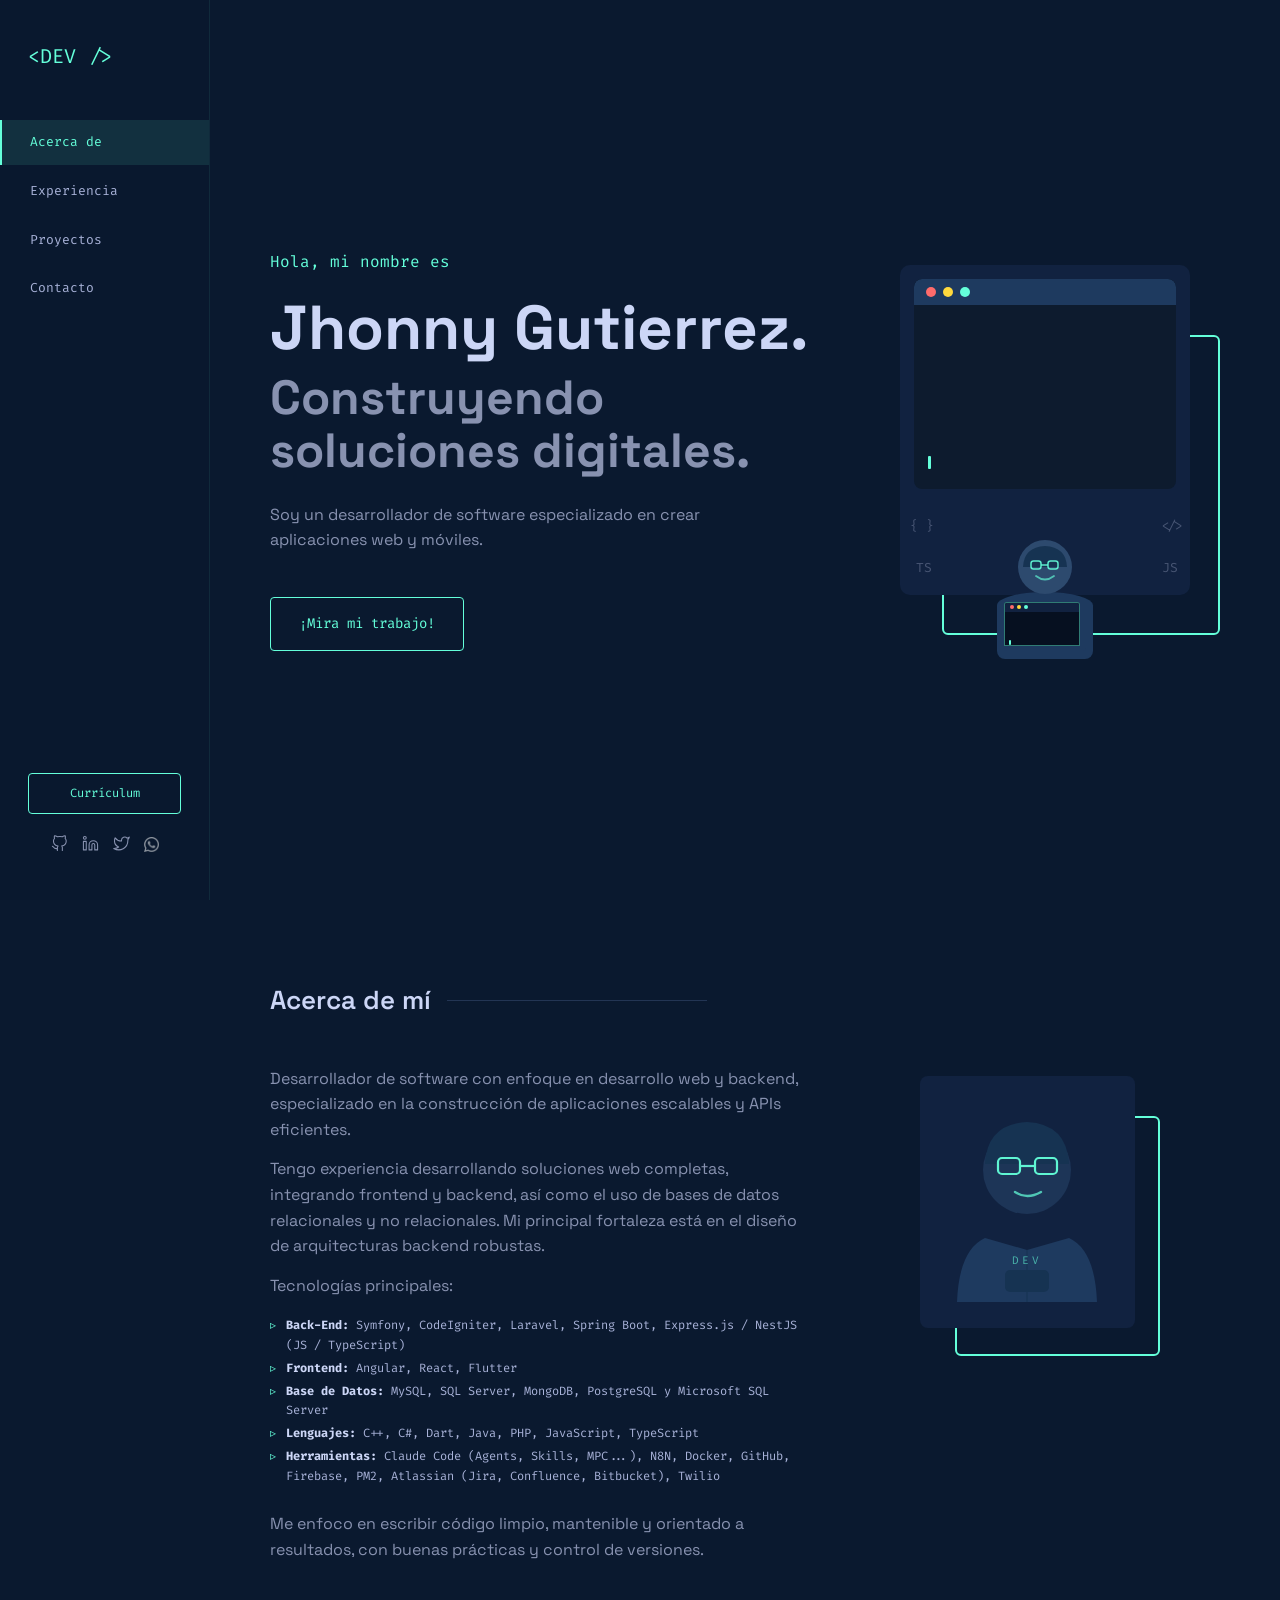
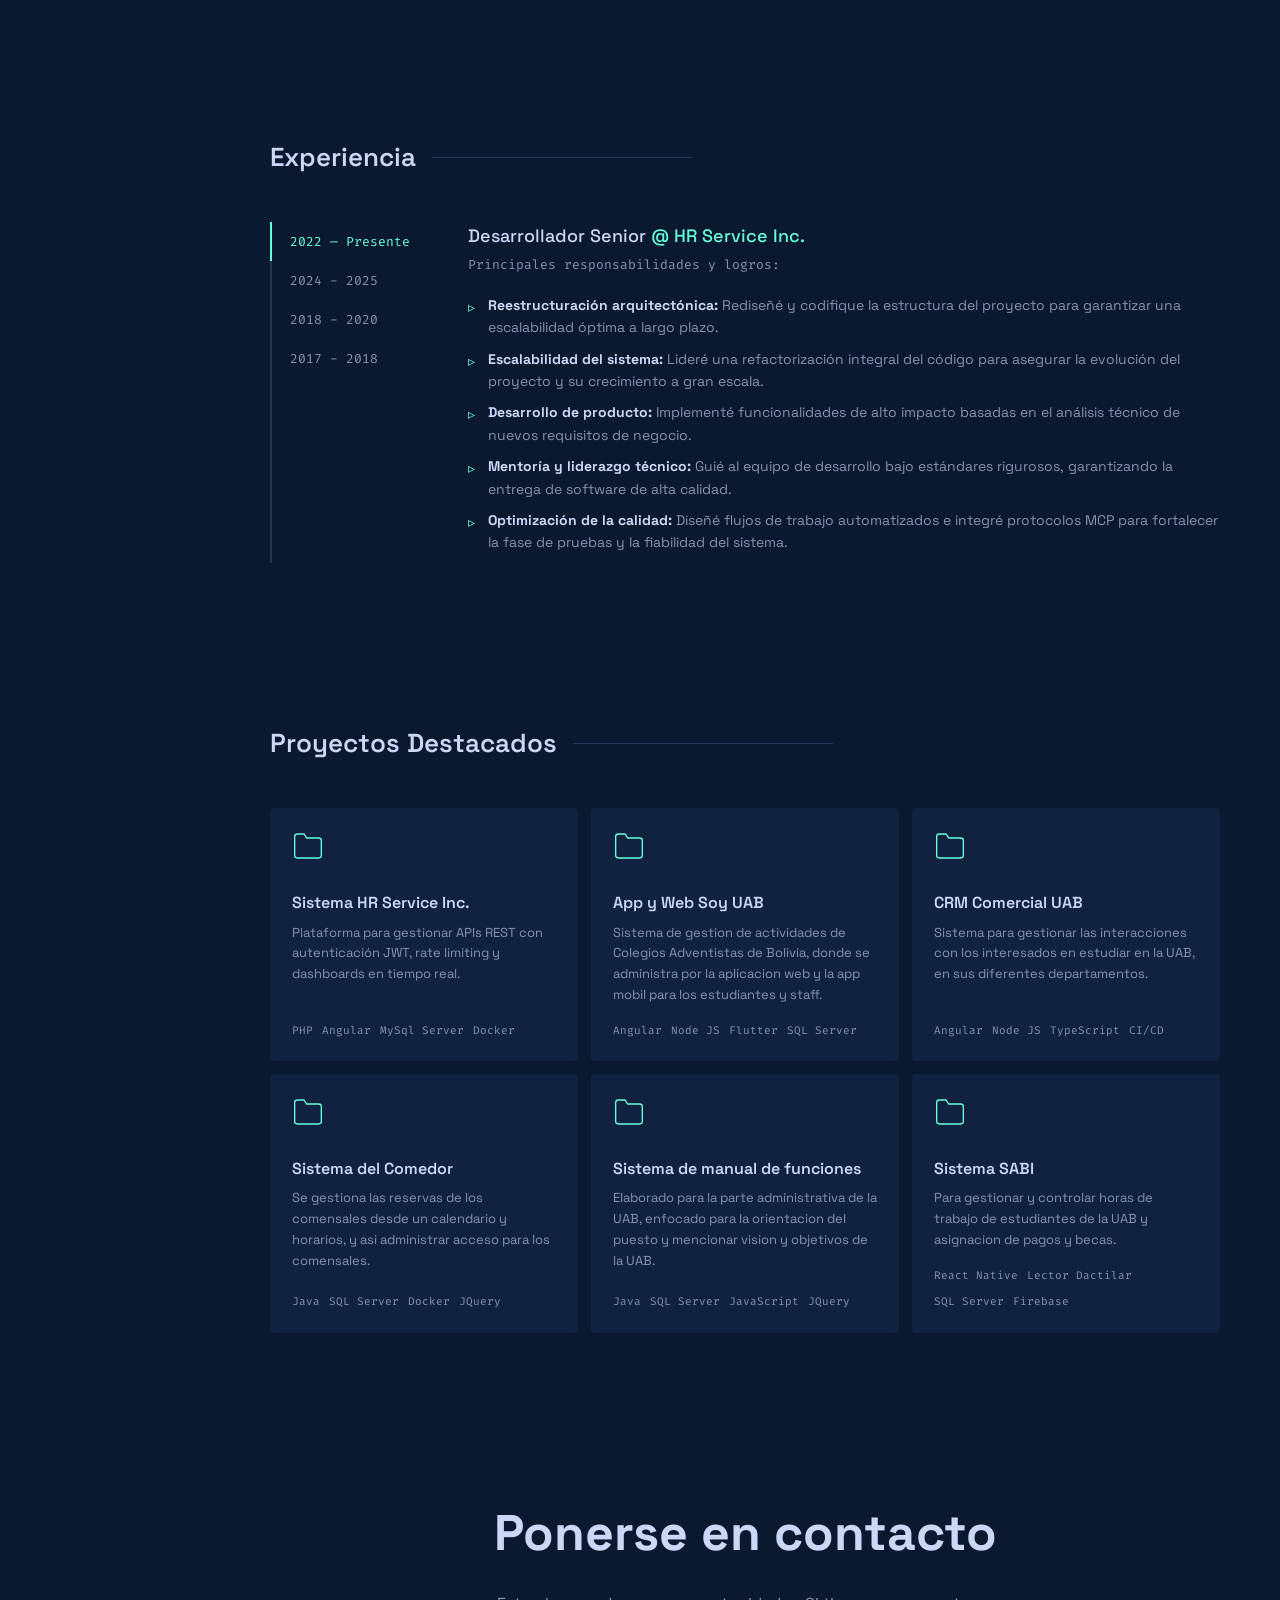
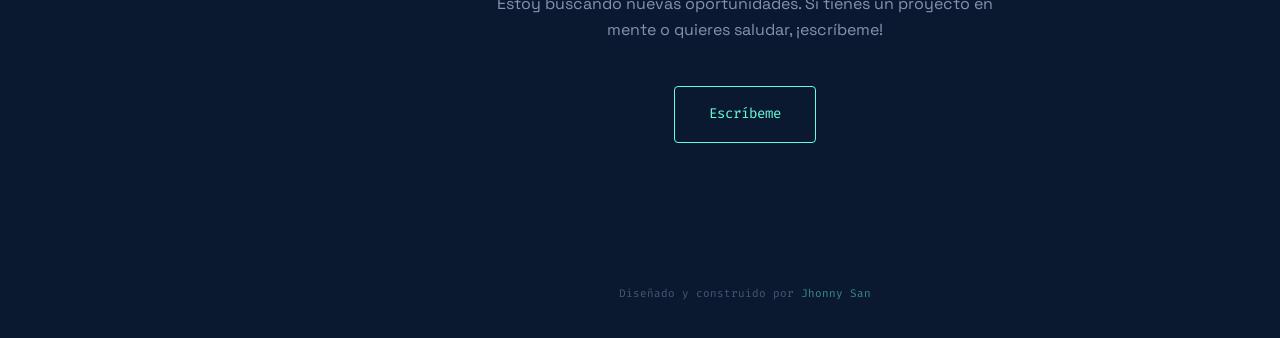
<file: index.html>
<!DOCTYPE html>
<html lang="es">
<head>
	<!-- Mobile Specific Meta -->
		<meta name="viewport" content="width=device-width, initial-scale=1, shrink-to-fit=no">
		<!-- Favicon-->
		<link rel="shortcut icon" href="img/fav.png">
		<!-- Author Meta -->
		<meta name="author" content="Jhonny Gutierrez JS">
		<!-- Meta Description -->
		<meta name="description" content="Profolio de Jhonny Gutierrez JS, desarrollador de aplicaciones web y moviles, con experiencia en PHP, JavaScript, HTML, CSS, Laravel, VueJS, ReactJS, Flutter y Dart">
		<!-- Meta Keyword -->
		<meta name="keywords" content="Jhonny Gutierrez JS, desarrollador, web, moviles, PHP, JavaScript, HTML, CSS, Laravel, VueJS, ReactJS, Flutter, Dart">
		<!-- meta character set -->
		<meta charset="UTF-8">
		<!-- Site Title -->
		<title>Portafolio</title>
		<link rel="shortcut icon" type="image/x-icon" href="favicon.ico">
<link href="https://fonts.googleapis.com/css2?family=Fira+Code:wght@300;400;500&family=Space+Grotesk:wght@300;400;500;600;700&display=swap" rel="stylesheet">
<link rel="stylesheet" href="css/main.css">
</head>
<body>

<!-- Mobile overlay -->
<div class="sidebar-overlay" id="sidebarOverlay" onclick="closeSidebar()"></div>

<!-- Hamburger button -->
<button class="hamburger" id="hamburgerBtn" onclick="toggleSidebar()" aria-label="Menú">
  <span></span><span></span><span></span>
</button>

<!-- SIDEBAR -->
<nav class="sidebar" id="sidebar">
  <a href="#hero" class="nav-logo">&lt;DEV /&gt;</a>
  <ul class="nav-links">
    <li><a href="#about"      class="nav-link-item">Acerca de</a></li>
    <li><a href="#experience" class="nav-link-item">Experiencia</a></li>
    <li><a href="#projects"   class="nav-link-item">Proyectos</a></li>
    <li><a href="#contact"    class="nav-link-item">Contacto</a></li>
  </ul>
  <div class="nav-bottom">
    <a href="CV.pdf" class="nav-resume">Currículum</a>
    <div class="nav-socials">
      <a href="https://github.com/LorneyZizzart" target="_blank"><svg width="17" height="17" viewBox="0 0 24 24" fill="none" stroke="currentColor" stroke-width="1.5" stroke-linecap="round" stroke-linejoin="round"><path d="M9 19c-5 1.5-5-2.5-7-3m14 6v-3.87a3.37 3.37 0 0 0-.94-2.61c3.14-.35 6.44-1.54 6.44-7A5.44 5.44 0 0 0 20 4.77 5.07 5.07 0 0 0 19.91 1S18.73.65 16 2.48a13.38 13.38 0 0 0-7 0C6.27.65 5.09 1 5.09 1A5.07 5.07 0 0 0 5 4.77a5.44 5.44 0 0 0-1.5 3.78c0 5.42 3.3 6.61 6.44 7A3.37 3.37 0 0 0 9 18.13V22"/></svg></a>
      <a href="https://www.linkedin.com/in/jhonny-gutierrez" target="_blank"><svg width="17" height="17" viewBox="0 0 24 24" fill="none" stroke="currentColor" stroke-width="1.5" stroke-linecap="round" stroke-linejoin="round"><path d="M16 8a6 6 0 0 1 6 6v7h-4v-7a2 2 0 0 0-2-2 2 2 0 0 0-2 2v7h-4v-7a6 6 0 0 1 6-6z"/><rect x="2" y="9" width="4" height="12"/><circle cx="4" cy="4" r="2"/></svg></a>
      <a href="https://x.com/Jhonny__SAN" target="_blank"><svg width="17" height="17" viewBox="0 0 24 24" fill="none" stroke="currentColor" stroke-width="1.5" stroke-linecap="round" stroke-linejoin="round"><path d="M23 3a10.9 10.9 0 0 1-3.14 1.53 4.48 4.48 0 0 0-7.86 3v1A10.66 10.66 0 0 1 3 4s-4 9 5 13a11.64 11.64 0 0 1-7 2c9 5 20 0 20-11.5a4.5 4.5 0 0 0-.08-.83A7.72 7.72 0 0 0 23 3z"/></svg></a>
      <a href="https://wa.link/rqsu03" target="_blank"><img src="img/whatsapp-white-icon.png" alt="20" srcset="" style="height: 15px;opacity: 0.55;"></a>
    </div>
  </div>
</nav>

<!-- MAIN -->
<div class="main-content">
<div class="inner">

  <!-- HERO -->
  <section id="hero">
    <div class="hero-inner">
      <div class="hero-content">
        <p class="hero-greeting">Hola, mi nombre es</p>
        <h1 class="hero-name">Jhonny Gutierrez.</h1>
        <h2 class="hero-title">Construyendo soluciones digitales.</h2>
        <p class="hero-desc">Soy un desarrollador de software especializado en crear aplicaciones web y móviles.</p>
        <a href="#projects" class="hero-btn">¡Mira mi trabajo!</a>
      </div>

      <!-- HERO AVATAR (full animated) -->
      <div class="avatar-hero">
        <div class="outer-frame"></div>
        <div class="main-card">
          <div class="editor">
            <div class="editor-bar">
              <div class="dot" style="background:#ff6b6b"></div>
              <div class="dot" style="background:#ffd93d"></div>
              <div class="dot" style="background:#64ffda"></div>
            </div>
            <div class="editor-body">
              <div style="display:flex;gap:9px;margin-bottom:9px"><div class="cline r1a" style="background:#64ffda"></div><div class="cline r1b" style="background:#546e7a"></div></div>
              <div style="display:flex;gap:7px;margin-bottom:9px"><div class="cline r2a" style="background:#c792ea"></div><div class="cline r2b" style="background:#82aaff"></div><div class="cline r2c" style="background:#c3e88d"></div><div class="cline r2d" style="background:#546e7a"></div></div>
              <div style="display:flex;gap:9px;margin-bottom:9px"><div class="cline r3a" style="background:#82aaff"></div><div class="cline r3b" style="background:#4ec9b0"></div></div>
              <div style="display:flex;gap:9px;margin-bottom:9px"><div class="cline r4a" style="background:#c792ea"></div><div class="cline r4b" style="background:#ffcb6b"></div></div>
              <div style="display:flex;gap:9px;margin-bottom:9px"><div class="cline r5a" style="background:#82aaff"></div><div class="cline r5b" style="background:#4ec9b0"></div></div>
              <div style="display:flex;gap:9px;margin-bottom:9px"><div class="cline r6a" style="background:#64ffda"></div><div class="cline r6b" style="background:#546e7a"></div></div>
              <div class="cursor"></div>
            </div>
          </div>
          <div class="sym br">{ }</div>
          <div class="sym tg">&lt;/&gt;</div>
          <div class="sym ts">TS</div>
          <div class="sym js">JS</div>
          <div class="dev-figure">
            <div class="h-head">
              <svg width="54" height="54" viewBox="0 0 54 54" style="position:absolute;top:0;left:0">
                <path d="M 5 27 Q 6 7 27 6 Q 48 7 49 27" fill="#163352"/>
                <rect x="13" y="21" width="10" height="8" rx="2.5" fill="none" stroke="#64ffda" stroke-width="1.5" opacity="0.9"/>
                <rect x="30" y="21" width="10" height="8" rx="2.5" fill="none" stroke="#64ffda" stroke-width="1.5" opacity="0.9"/>
                <line x1="23" y1="25" x2="30" y2="25" stroke="#64ffda" stroke-width="1.5" opacity="0.9"/>
                <path d="M 18 36 Q 27 43 36 36" stroke="#64ffda" stroke-width="1.8" fill="none" opacity="0.65" stroke-linecap="round"/>
              </svg>
            </div>
            <div class="h-body">
              <div>
                <div class="laptop-screen">
                  <div class="laptop-bar2"><div class="ldot" style="background:#ff6b6b"></div><div class="ldot" style="background:#ffd93d"></div><div class="ldot" style="background:#64ffda"></div></div>
                  <div class="lbody">
                    <div class="sl s1" style="background:#64ffda"></div>
                    <div class="sl s2" style="background:#82aaff"></div>
                    <div class="sl s3" style="background:#ffcb6b"></div>
                    <div class="sl s4" style="background:#c792ea"></div>
                    <div class="sl s5" style="background:#c3e88d"></div>
                    <div class="scursor"></div>
                  </div>
                </div>
                <div class="laptop-base"></div>
              </div>
            </div>
          </div>
        </div>
      </div>
    </div>
  </section>

  <!-- ABOUT -->
  <section id="about" class="section">
    <h2 class="section-heading">Acerca de mí</h2>
    <div class="about-grid">

      <div class="about-text">
        <p>Desarrollador de software con enfoque en desarrollo web y backend, especializado en la construcción de aplicaciones escalables y APIs eficientes.</p>
        <p>Tengo experiencia desarrollando soluciones web completas, integrando frontend y backend, así como el uso de bases de datos relacionales y no relacionales. Mi principal fortaleza está en el diseño de arquitecturas backend robustas.</p>
        <p>Tecnologías principales:</p>
        <ul class="skills-grid">
          <li><b>Back-End:</b> Symfony, CodeIgniter, Laravel, Spring Boot, Express.js / NestJS (JS / TypeScript)</li>
          <li><b>Frontend:</b> Angular, React, Flutter</li>
          <li><b>Base de Datos:</b> MySQL, SQL Server, MongoDB, PostgreSQL y Microsoft SQL Server</li>
          <li><b>Lenguajes:</b> C++, C#, Dart, Java, PHP, JavaScript, TypeScript</li>
          <li><b>Herramientas:</b> Claude Code (Agents, Skills, MPC...), N8N, Docker, GitHub, Firebase, PM2, Atlassian (Jira, Confluence, Bitbucket), Twilio</li>
        </ul>
        <br>
        <p>Me enfoco en escribir código limpio, mantenible y orientado a resultados, con buenas prácticas y control de versiones.</p>
      </div>

      <!-- ABOUT AVATAR: single SVG, head flush to body -->
      <div style="display:flex;align-items:center;justify-content:center;padding-top:10px">
        <div class="about-avatar-wrap">
          <div class="about-outer-frame"></div>
          <div class="about-inner-card">
            <div class="person-svg-wrap">
              <!-- One single SVG so head and body are naturally connected -->
              <svg width="160" height="200" viewBox="0 0 160 200" xmlns="http://www.w3.org/2000/svg">

                <!-- HEAD circle -->
                <circle cx="80" cy="68" r="44" fill="#1d3557"/>
                <!-- Hair cap -->
                <path d="M 38 62 Q 40 22 80 20 Q 120 22 122 62" fill="#163352"/>

                <!-- Glasses left lens -->
                <rect x="51" y="56" width="22" height="16" rx="4" fill="none" stroke="#64ffda" stroke-width="2.2" opacity="0.95"/>
                <!-- Glasses right lens -->
                <rect x="88" y="56" width="22" height="16" rx="4" fill="none" stroke="#64ffda" stroke-width="2.2" opacity="0.95"/>
                <!-- Bridge -->
                <line x1="74" y1="64" x2="87" y2="64" stroke="#64ffda" stroke-width="2.2" opacity="0.95"/>
                <!-- Temples -->
                <!-- <line x1="46" y1="64" x2="38" y2="64" stroke="#64ffda" stroke-width="1.6" opacity="0.6"/>
                <line x1="114" y1="64" x2="122" y2="64" stroke="#64ffda" stroke-width="1.6" opacity="0.6"/> -->
                <!-- Smile -->
                <path d="M 68 90 Q 80 98 94 90" stroke="#64ffda" stroke-width="2.4" fill="none" opacity="0.72" stroke-linecap="round"/>

                <!-- BODY — hoodie shape, starts exactly at bottom of head (y=112) -->
                <!-- Shoulders and torso -->
                <path d="M 10 200 Q 12 148 38 136 L 80 148 L 122 136 Q 148 148 150 200 Z" fill="#1e3a5f"/>
                <!-- Hoodie center seam -->
                <line x1="80" y1="148" x2="80" y2="200" stroke="#163352" stroke-width="2" opacity="0.5"/>
                <!-- Hoodie pocket -->
                <rect x="58" y="168" width="44" height="22" rx="5" fill="#163352"/>

                <!-- DEV label on chest -->
                <text x="80" y="162" font-family="'Fira Code', monospace" font-size="11" fill="#64ffda" opacity="0.6" text-anchor="middle" letter-spacing="3">DEV</text>

              </svg>
            </div>
          </div>
        </div>
      </div>

    </div>
  </section>

  <!-- EXPERIENCE -->
  <section id="experience" class="section">
    <h2 class="section-heading">Experiencia</h2>
    <div class="exp-container">
      <div class="exp-tabs">
        <button class="exp-tab active" onclick="showTab(0)">2022 — Presente</button>
        <button class="exp-tab" onclick="showTab(1)">2024 - 2025</button>
        <button class="exp-tab" onclick="showTab(2)">2018 - 2020</button>
        <button class="exp-tab" onclick="showTab(3)">2017 - 2018</button>
      </div>
      <div style="flex:1">
        <div class="exp-panel active" id="panel-0">
          <h3 class="exp-role">Desarrollador Senior <span>@ HR Service Inc.</span></h3>
          <p class="exp-date">Principales responsabilidades y logros:</p>
          <ul class="exp-list">
            <li><b>Reestructuración arquitectónica:</b> Rediseñé y codifique la estructura del proyecto para garantizar una escalabilidad óptima a largo plazo.</li>
            <li><b>Escalabilidad del sistema:</b> Lideré una refactorización integral del código para asegurar la evolución del proyecto y su crecimiento a gran escala.</li>
            <li><b>Desarrollo de producto:</b> Implementé funcionalidades de alto impacto basadas en el análisis técnico de nuevos requisitos de negocio.</li>
            <li><b>Mentoría y liderazgo técnico:</b> Guié al equipo de desarrollo bajo estándares rigurosos, garantizando la entrega de software de alta calidad.</li>
            <li><b>Optimización de la calidad:</b> Diseñé flujos de trabajo automatizados e integré protocolos MCP para fortalecer la fase de pruebas y la fiabilidad del sistema.</li>
          </ul>
        </div>
        <div class="exp-panel" id="panel-1">
          <h3 class="exp-role">Freelancer <span>@ Union Boliviana</span></h3>
          <p class="exp-date">Principales responsabilidades y logros:</p>
          <ul class="exp-list">
            <li><b>Planificación estratégica:</b> Definí la hoja de ruta técnica y la gestión de tareas para el desarrollo integral del producto desde su fase inicial.</li>
            <li><b>Gestión de equipos:</b> Coordiné grupos multidisciplinarios enfocados en la automatización de procesos y la eficiencia operativa.</li>
            <li><b>Aseguramiento técnico:</b> Garanticé la estabilidad y el rendimiento del sistema mediante la integración estratégica de protocolos MCP en el entorno de pruebas.</li>
          </ul>
        </div>
        <div class="exp-panel" id="panel-2">
          <h3 class="exp-role">TI como Desarrollador de Sistemas <span>@ Universidad Adventista de Bolivia</span></h3>
          <p class="exp-date">Tareas realizadas:</p>
          <ul class="exp-list">
            <li>Sistema web para la gestión de tareas.</li>
            <li>Sistema web de comensales para el comedor UAB.</li>
            <li>Sistema web CRM para el área comercial.</li>
            <li>Sistema web y móvil para eventos que organiza la UAB.</li>
            <li>Sistema web SABI para la gestión de horarios y becas de estudiantes que trabajan en la UAB.</li>
          </ul>
        </div>
        <div class="exp-panel" id="panel-3">
          <h3 class="exp-role">Soporte técnico de redes y telecomunicaciones <span>@ COMTECO</span></h3>
          <p class="exp-date">Tareas realizadas:</p>
          <ul class="exp-list">
            <li>Asistencia técnica en el servicio de internet en sus diferentes medios de transmisión: Adsl, Dial up, cable Modem, Gpon Internet y Telefonía Móvil hspa+.</li>
            <li>Monitoreo y manejo de sistemas (Smart Flex, Elastix, etc.)</li>
          </ul>
        </div>
      </div>
    </div>
  </section>

  <!-- PROJECTS -->
  <section id="projects" class="section">
    <h2 class="section-heading">Proyectos Destacados</h2>
    <div class="projects-grid">
      <div class="project-card">
        <div class="project-top"><span class="folder-icon"><svg width="32" height="32" viewBox="0 0 24 24" fill="none" stroke="currentColor" stroke-width="1"><path d="M22 19a2 2 0 0 1-2 2H4a2 2 0 0 1-2-2V5a2 2 0 0 1 2-2h5l2 3h9a2 2 0 0 1 2 2z"/></svg></span>
        <!-- <div class="project-links"> -->
          <!-- <a href="#"><svg width="16" height="16" viewBox="0 0 24 24" fill="none" stroke="currentColor" stroke-width="1.5" stroke-linecap="round" stroke-linejoin="round"><path d="M9 19c-5 1.5-5-2.5-7-3m14 6v-3.87a3.37 3.37 0 0 0-.94-2.61c3.14-.35 6.44-1.54 6.44-7A5.44 5.44 0 0 0 20 4.77 5.07 5.07 0 0 0 19.91 1S18.73.65 16 2.48a13.38 13.38 0 0 0-7 0C6.27.65 5.09 1 5.09 1A5.07 5.07 0 0 0 5 4.77a5.44 5.44 0 0 0-1.5 3.78c0 5.42 3.3 6.61 6.44 7A3.37 3.37 0 0 0 9 18.13V22"/></svg></a><a href="#"><svg width="16" height="16" viewBox="0 0 24 24" fill="none" stroke="currentColor" stroke-width="1.5" stroke-linecap="round" stroke-linejoin="round"><path d="M18 13v6a2 2 0 0 1-2 2H5a2 2 0 0 1-2-2V8a2 2 0 0 1 2-2h6"/><polyline points="15 3 21 3 21 9"/><line x1="10" y1="14" x2="21" y2="3"/></svg></a> -->
        <!-- </div> -->
        </div>
        <h3 class="project-name">Sistema HR Service Inc.</h3><p class="project-desc">Plataforma para gestionar APIs REST con autenticación JWT, rate limiting y dashboards en tiempo real.</p>
        <ul class="project-tech"><li>PHP</li><li>Angular</li><li>MySql Server</li><li>Docker</li></ul>
      </div>
      <div class="project-card">
        <div class="project-top"><span class="folder-icon"><svg width="32" height="32" viewBox="0 0 24 24" fill="none" stroke="currentColor" stroke-width="1"><path d="M22 19a2 2 0 0 1-2 2H4a2 2 0 0 1-2-2V5a2 2 0 0 1 2-2h5l2 3h9a2 2 0 0 1 2 2z"/></svg></span>
        <!-- <div class="project-links">
          <a href="#"><svg width="16" height="16" viewBox="0 0 24 24" fill="none" stroke="currentColor" stroke-width="1.5"
              stroke-linecap="round" stroke-linejoin="round">
              <path
                d="M9 19c-5 1.5-5-2.5-7-3m14 6v-3.87a3.37 3.37 0 0 0-.94-2.61c3.14-.35 6.44-1.54 6.44-7A5.44 5.44 0 0 0 20 4.77 5.07 5.07 0 0 0 19.91 1S18.73.65 16 2.48a13.38 13.38 0 0 0-7 0C6.27.65 5.09 1 5.09 1A5.07 5.07 0 0 0 5 4.77a5.44 5.44 0 0 0-1.5 3.78c0 5.42 3.3 6.61 6.44 7A3.37 3.37 0 0 0 9 18.13V22" />
            </svg></a>
        </div> -->
        </div>
        <h3 class="project-name">App y Web Soy UAB</h3><p class="project-desc">Sistema de gestion de actividades de Colegios Adventistas de Bolivia, donde se administra por la aplicacion web y la app mobil para los estudiantes y staff.</p>
        <ul class="project-tech"><li>Angular</li><li>Node JS</li><li>Flutter</li><li>SQL Server</li></ul>
      </div>
      <div class="project-card">
        <div class="project-top"><span class="folder-icon"><svg width="32" height="32" viewBox="0 0 24 24" fill="none" stroke="currentColor" stroke-width="1"><path d="M22 19a2 2 0 0 1-2 2H4a2 2 0 0 1-2-2V5a2 2 0 0 1 2-2h5l2 3h9a2 2 0 0 1 2 2z"/></svg></span>
        
        </div>
        <h3 class="project-name">CRM Comercial UAB</h3><p class="project-desc">Sistema para gestionar las interacciones con los interesados en estudiar en la UAB, en sus diferentes departamentos.</p>
        <ul class="project-tech"><li>Angular</li><li>Node JS</li><li>TypeScript</li><li>CI/CD</li></ul>
      </div>
      <div class="project-card">
        <div class="project-top"><span class="folder-icon"><svg width="32" height="32" viewBox="0 0 24 24" fill="none" stroke="currentColor" stroke-width="1"><path d="M22 19a2 2 0 0 1-2 2H4a2 2 0 0 1-2-2V5a2 2 0 0 1 2-2h5l2 3h9a2 2 0 0 1 2 2z"/></svg></span></div>
        <h3 class="project-name">Sistema del Comedor</h3><p class="project-desc">Se gestiona las reservas de los comensales desde un calendario y horarios, y asi administrar acceso para los comensales.</p>
        <ul class="project-tech"><li>Java</li><li>SQL Server</li><li>Docker</li><li>JQuery</li></ul>
      </div>
      <div class="project-card">
        <div class="project-top"><span class="folder-icon"><svg width="32" height="32" viewBox="0 0 24 24" fill="none" stroke="currentColor" stroke-width="1"><path d="M22 19a2 2 0 0 1-2 2H4a2 2 0 0 1-2-2V5a2 2 0 0 1 2-2h5l2 3h9a2 2 0 0 1 2 2z"/></svg></span></div>
        <h3 class="project-name">Sistema de manual de funciones</h3><p class="project-desc">Elaborado para la parte administrativa de la UAB, enfocado para la orientacion del puesto y mencionar vision y objetivos de la UAB.</p>
        <ul class="project-tech"><li>Java</li><li>SQL Server</li><li>JavaScript</li><li>JQuery</li></ul>
      </div>
      <div class="project-card">
        <div class="project-top"><span class="folder-icon"><svg width="32" height="32" viewBox="0 0 24 24" fill="none" stroke="currentColor" stroke-width="1"><path d="M22 19a2 2 0 0 1-2 2H4a2 2 0 0 1-2-2V5a2 2 0 0 1 2-2h5l2 3h9a2 2 0 0 1 2 2z"/></svg></span></div>
        <h3 class="project-name">Sistema SABI</h3><p class="project-desc">Para gestionar y controlar horas de trabajo de estudiantes de la UAB y asignacion de pagos y becas.</p>
        <ul class="project-tech"><li>React Native</li><li>Lector Dactilar</li><li>SQL Server</li><li>Firebase</li></ul>
      </div>
    </div>
  </section>

  <!-- CONTACT -->
  <section id="contact" class="section" style="text-align:center;padding-bottom:100px">
    <h2 style="font-size:clamp(30px,5vw,50px);font-weight:700;color:var(--slate-lighter);margin-bottom:18px">Ponerse en contacto</h2>
    <p style="max-width:500px;margin:0 auto 44px;color:var(--slate);font-size:16px">Estoy buscando nuevas oportunidades. Si tienes un proyecto en mente o quieres saludar, ¡escríbeme!</p>
    <a href="mailto:yoniguty2016@gmail.com" style="display:inline-block;font-family:'Fira Code',monospace;font-size:14px;color:var(--green);border:1px solid var(--green);padding:16px 34px;border-radius:4px;text-decoration:none;transition:background .2s" onmouseover="this.style.background='rgba(100,255,218,0.1)'" onmouseout="this.style.background='transparent'">Escríbeme</a>
  </section>

</div>
<footer>
  <p style="margin-top:6px;opacity:.5;font-size:11px">Diseñado y construido por <a href="https://www.linkedin.com/in/jhonny-gutierrez" target="_blank">Jhonny San</a></p>
</footer>
</div>
<script src="js/main.js"></script>
</body>
</html>
</file>
<file: css/main.css>
*,*::before,*::after{box-sizing:border-box;margin:0;padding:0}
:root{
  --navy:#0a192f;--navy-light:#112240;--navy-lighter:#233554;
  --slate:#8892b0;--slate-light:#a8b2d8;--slate-lighter:#ccd6f6;
  --green:#64ffda;--green-tint:rgba(100,255,218,0.1);
}
html{scroll-behavior:smooth}
body{background:var(--navy);color:var(--slate);font-family:'Space Grotesk',sans-serif;font-size:16px;line-height:1.6;display:flex;min-height:100vh}

/* ─── SIDEBAR ─── */
.sidebar{position:fixed;top:0;left:0;width:210px;height:100vh;background:rgba(10,25,47,0.97);backdrop-filter:blur(10px);border-right:1px solid rgba(100,255,218,0.08);display:flex;flex-direction:column;padding:40px 0;z-index:100}
.nav-logo{font-family:'Fira Code',monospace;color:var(--green);font-size:20px;text-decoration:none;padding:0 28px;margin-bottom:48px;display:block}
.nav-links{list-style:none;display:flex;flex-direction:column;gap:4px;flex:1}
.nav-links li a{display:block;font-family:'Fira Code',monospace;font-size:13px;color:var(--slate-light);text-decoration:none;padding:12px 28px;transition:color .2s,background .2s;border-left:2px solid transparent}
.nav-links li a:hover{color:var(--green);background:var(--green-tint)}
.nav-links li a.active{color:var(--green);border-left:2px solid var(--green);text-decoration:none;text-underline-offset:4px;background:var(--green-tint)}
.nav-bottom{padding:0 28px}
.nav-resume{font-family:'Fira Code',monospace;font-size:12px;color:var(--green);border:1px solid var(--green);padding:10px 16px;border-radius:4px;text-decoration:none;transition:background .2s;display:block;text-align:center;margin-bottom:20px}
.nav-resume:hover{background:var(--green-tint)}
.nav-socials{display:flex;gap:14px;justify-content:center}
.nav-socials a{color:var(--slate);transition:color .2s,transform .2s}
.nav-socials a:hover{color:var(--green);transform:translateY(-2px)}

/* ─── MAIN ─── */
.main-content{margin-left:210px;flex:1}
.inner{width:calc(100vw - 210px);padding:0 60px}
.section{padding:80px 0}

/* ─── HERO ─── */
#hero{min-height:100vh;display:flex;align-items:center}
.hero-inner{display:flex;align-items:center;gap:70px;width:100%}
.hero-content{flex:1}
.hero-greeting{font-family:'Fira Code',monospace;font-size:16px;color:var(--green);margin-bottom:20px;opacity:0;animation:fadeUp .5s ease forwards .1s}
.hero-name{font-size:clamp(34px,5vw,62px);font-weight:700;color:var(--slate-lighter);line-height:1.1;margin-bottom:10px;opacity:0;animation:fadeUp .5s ease forwards .2s}
.hero-title{font-size:clamp(24px,4vw,48px);font-weight:700;color:var(--slate);line-height:1.1;margin-bottom:24px;opacity:0;animation:fadeUp .5s ease forwards .3s}
.hero-desc{max-width:460px;font-size:16px;color:var(--slate);margin-bottom:44px;opacity:0;animation:fadeUp .5s ease forwards .4s}
.hero-desc a{color:var(--green);text-decoration:none}
.hero-btn{display:inline-block;font-family:'Fira Code',monospace;font-size:14px;color:var(--green);border:1px solid var(--green);padding:15px 28px;border-radius:4px;text-decoration:none;transition:background .2s;opacity:0;animation:fadeUp .5s ease forwards .5s}
.hero-btn:hover{background:var(--green-tint)}

/* ─── HERO AVATAR ─── */
.avatar-hero{flex-shrink:0;position:relative;width:320px;height:370px;opacity:0;animation:fadeUp .6s ease forwards .4s}
.outer-frame{position:absolute;bottom:0;right:0;width:278px;height:300px;border:2px solid var(--green);border-radius:6px;z-index:0;transition:transform .3s}
.avatar-hero:hover .outer-frame{transform:translate(-4px,-4px)}
.main-card{position:absolute;top:0;left:0;width:290px;height:330px;background:var(--navy-light);border-radius:10px;z-index:1;padding:14px;overflow:visible}
.editor{width:100%;height:210px;background:#0d1b2e;border-radius:8px;overflow:hidden}
.editor-bar{height:26px;background:#1e3a5f;display:flex;align-items:center;gap:7px;padding:0 12px;border-radius:8px 8px 0 0}
.dot{width:10px;height:10px;border-radius:50%}
.editor-body{padding:12px 14px;height:184px;position:relative;overflow:hidden}
.cline{height:9px;border-radius:3px;margin-bottom:9px;width:0}
@keyframes ta{0%{width:0}15%{width:var(--w)}70%{width:var(--w)}82%{width:calc(var(--w)*.45)}100%{width:var(--w)}}
.r1a{--w:130px;animation:ta 4s ease-in-out 0s infinite}
.r1b{--w:55px;animation:ta 3.8s ease-in-out .3s infinite}
.r2a{--w:48px;animation:ta 3.9s ease-in-out .5s infinite}
.r2b{--w:100px;animation:ta 4.1s ease-in-out .7s infinite}
.r2c{--w:72px;animation:ta 3.7s ease-in-out .9s infinite}
.r2d{--w:35px;animation:ta 4.2s ease-in-out 1.1s infinite}
.r3a{--w:110px;animation:ta 4s ease-in-out .2s infinite}
.r3b{--w:70px;animation:ta 3.9s ease-in-out .6s infinite}
.r4a{--w:62px;animation:ta 4.1s ease-in-out .4s infinite}
.r4b{--w:120px;animation:ta 3.8s ease-in-out .8s infinite}
.r5a{--w:145px;animation:ta 4.3s ease-in-out .1s infinite}
.r5b{--w:80px;animation:ta 3.7s ease-in-out .5s infinite}
.r6a{--w:95px;animation:ta 4s ease-in-out .3s infinite}
.r6b{--w:60px;animation:ta 4.2s ease-in-out .7s infinite}
@keyframes blink{0%,100%{opacity:1}50%{opacity:0}}
.cursor{position:absolute;bottom:20px;left:14px;width:3px;height:13px;background:var(--green);border-radius:1px;animation:blink .75s step-end infinite}
.scursor{position:absolute;bottom:3px;left:4px;width:2px;height:5px;background:var(--green);border-radius:1px;animation:blink .75s step-end infinite}
@keyframes sb{0%{width:0}20%{width:var(--sw)}70%{width:var(--sw)}85%{width:calc(var(--sw)*.4)}100%{width:var(--sw)}}
.s1{--sw:52px;animation:sb 3.2s ease-in-out 0s infinite}
.s2{--sw:38px;animation:sb 3.5s ease-in-out .4s infinite}
.s3{--sw:60px;animation:sb 3.1s ease-in-out .7s infinite}
.s4{--sw:44px;animation:sb 3.4s ease-in-out .2s infinite}
.s5{--sw:50px;animation:sb 3.3s ease-in-out .5s infinite}
.sym{position:absolute;font-family:'Fira Code',monospace;font-size:13px;color:var(--slate);opacity:.45}
.sym.br{bottom:58px;left:10px}
.sym.tg{bottom:58px;right:6px}
.sym.ts{bottom:16px;left:16px}
.sym.js{bottom:16px;right:12px}
.dev-figure{position:absolute;bottom:-64px;left:50%;transform:translateX(-50%);width:110px;display:flex;flex-direction:column;align-items:center;z-index:3}
.h-head{width:54px;height:54px;border-radius:50%;background:#2d4a6e;position:relative;margin-bottom:0}
.h-body{width:96px;background:#1e3a5f;border-radius:50% 50% 8px 8px / 20% 20% 8px 8px;padding:10px 8px 8px;display:flex;justify-content:center;margin-top:-2px}
.laptop-screen{width:76px;height:44px;background:#061020;border:1.5px solid rgba(100,255,218,.45);border-radius:3px 3px 0 0;overflow:hidden;position:relative}
.laptop-bar2{height:9px;background:#112240;display:flex;align-items:center;gap:3px;padding:0 5px}
.ldot{width:4px;height:4px;border-radius:50%}
.lbody{padding:3px 4px;position:relative}
.sl{height:3px;border-radius:1px;margin-bottom:3px;width:0}
.laptop-base{width:82px;height:5px;background:#1e3a5f;border-radius:0 0 3px 3px}

/* ─── SECTION HEADINGS ─── */
.section-heading{display:flex;align-items:center;gap:16px;font-size:clamp(20px,3vw,26px);font-weight:600;color:var(--slate-lighter);margin-bottom:44px;white-space:nowrap}
.section-heading::after{content:'';flex:1;height:1px;background:var(--navy-lighter);max-width:260px}

/* ─── ABOUT ─── */
.about-grid{display:grid;grid-template-columns:3fr 2fr;gap:48px;align-items:start}
.about-text p{margin-bottom:14px;color:var(--slate)}
.about-text a{color:var(--green);text-decoration:none}
.skills-grid{display:grid;gap:4px 8px;list-style:none;margin-top:18px}
.skills-grid li{font-family:'Fira Code',monospace;font-size:12px;color:var(--slate-light);padding-left:16px;position:relative}
.skills-grid li::before{content:'▹';position:absolute;left:0;color:var(--green)}
.skills-grid li>b, .exp-list li>b{color:var(--slate-lighter);}

/* ─── ABOUT AVATAR CONTAINER ─── */
.about-avatar-wrap{
  position:relative;
  width:240px;
  height:280px;
  margin:0 auto;
}
.about-outer-frame{
  position:absolute;
  bottom:0;right:0;
  width:205px;height:240px;
  border:2px solid var(--green);
  border-radius:6px;
  z-index:0;
  transition:transform .3s;
}
.about-avatar-wrap:hover .about-outer-frame{transform:translate(-4px,-4px)}
.about-inner-card{
  position:absolute;
  top:0;left:0;
  width:215px;height:252px;
  background:var(--navy-light);
  border-radius:8px;
  z-index:1;
  display:flex;
  align-items:center;
  justify-content:center;
  overflow:hidden;
}

/* ─── PERSON SVG FIGURE (single SVG, no gap) ─── */
.person-svg-wrap{
  display:flex;
  align-items:center;
  justify-content:center;
  width:100%;
  height:100%;
}

/* ─── EXPERIENCE ─── */
.exp-container{display:flex;gap:40px}
.exp-tabs{display:flex;flex-direction:column;min-width:120px;border-left:2px solid var(--navy-lighter)}
.exp-tab{font-family:'Fira Code',monospace;font-size:13px;padding:11px 18px;color:var(--slate);cursor:pointer;border-left:2px solid transparent;margin-left:-2px;transition:all .2s;background:none;border-top:none;border-right:none;border-bottom:none;text-align:left;white-space:nowrap}
.exp-tab:hover{color:var(--green);background:var(--green-tint)}
.exp-tab.active{color:var(--green);border-left-color:var(--green)}
.exp-panel{display:none}
.exp-panel.active{display:block}
.exp-role{font-size:18px;font-weight:500;color:var(--slate-lighter);margin-bottom:4px}
.exp-role span{color:var(--green)}
.exp-date{font-family:'Fira Code',monospace;font-size:13px;color:var(--slate);margin-bottom:18px}
.exp-list{list-style:none}
.exp-list li{font-size:14px;color:var(--slate);padding-left:20px;position:relative;margin-bottom:9px}
.exp-list li::before{content:'▹';position:absolute;left:0;color:var(--green);top:2px}

/* ─── PROJECTS ─── */
.projects-grid{display:grid;grid-template-columns:repeat(3,1fr);gap:13px}
.project-card{background:var(--navy-light);border-radius:4px;padding:22px;display:flex;flex-direction:column;transition:transform .2s;cursor:pointer}
.project-card:hover{transform:translateY(-5px)}
.project-top{display:flex;justify-content:space-between;align-items:flex-start;margin-bottom:20px}
.folder-icon{color:var(--green)}
.project-links{display:flex;gap:10px}
.project-links a{color:var(--slate-light);text-decoration:none;transition:color .2s}
.project-links a:hover{color:var(--green)}
.project-name{font-size:16px;font-weight:600;color:var(--slate-lighter);margin-bottom:7px}
.project-desc{font-size:13px;color:var(--slate);margin-bottom:16px;flex:1}
.project-tech{display:flex;flex-wrap:wrap;gap:9px;list-style:none;margin-top:auto}
.project-tech li{font-family:'Fira Code',monospace;font-size:11px;color:var(--slate)}

@keyframes fadeUp{from{opacity:0;transform:translateY(20px)}to{opacity:1;transform:translateY(0)}}
footer{text-align:center;padding:36px;font-family:'Fira Code',monospace;font-size:12px;color:var(--slate)}
footer a{color:var(--green);text-decoration:none}

/* ─── HAMBURGER BUTTON ─── */
.hamburger{
  display:none;
  position:fixed;top:16px;left:16px;z-index:200;
  background:var(--navy-light);border:1px solid rgba(100,255,218,0.2);
  border-radius:6px;padding:8px 10px;cursor:pointer;
  flex-direction:column;gap:5px;
}
.hamburger span{display:block;width:22px;height:2px;background:var(--green);border-radius:2px;transition:all .3s}
.hamburger.open span:nth-child(1){transform:rotate(45deg) translate(5px,5px)}
.hamburger.open span:nth-child(2){opacity:0}
.hamburger.open span:nth-child(3){transform:rotate(-45deg) translate(5px,-5px)}

/* Overlay when mobile menu open */
.sidebar-overlay{
  display:none;
  position:fixed;inset:0;background:rgba(0,0,0,0.5);z-index:99;
}
.sidebar-overlay.visible{display:block}

/* ─── TABLET (≤1024px) ─── */
@media(max-width:1024px){
  .sidebar{width:180px}
  .main-content{margin-left:180px}
  .inner{width:calc(100vw - 180px);padding:0 36px}
  .hero-inner{gap:40px}
  .avatar-hero{width:260px;height:310px}
  .outer-frame{width:226px;height:248px}
  .main-card{width:238px;height:278px}
  .editor{height:170px}
  .editor-body{height:144px}
  .about-grid{grid-template-columns:1fr 1fr;gap:32px}
  .projects-grid{grid-template-columns:repeat(2,1fr)}
}

/* ─── MOBILE (≤768px) ─── */
@media(max-width:768px){
  /* Show hamburger */
  .hamburger{display:flex}

  /* Sidebar becomes a drawer */
  .sidebar{
    width:240px;
    transform:translateX(-100%);
    transition:transform .3s ease;
    z-index:150;
  }
  .sidebar.open{transform:translateX(0)}

  /* Main takes full width */
  .main-content{margin-left:0;width:100%}
  .inner{width:100%;padding:0 24px}
  .section{padding:60px 0}

  /* Hero stacks vertically */
  #hero{min-height:auto;padding:100px 0 60px}
  .hero-inner{
    flex-direction:column-reverse;
    align-items:center;
    gap:40px;
    text-align:center;
  }
  .hero-content{width:100%}
  .hero-desc{max-width:100%;margin-left:auto;margin-right:auto}
  .hero-greeting,.hero-name,.hero-title,.hero-desc,.hero-btn{
    opacity:1;animation:none;
  }

  /* Avatar scales down */
  .avatar-hero{
    width:220px;height:260px;
    opacity:1;animation:none;
    flex-shrink:0;
  }
  .outer-frame{width:192px;height:210px}
  .main-card{width:200px;height:234px}
  .editor{height:148px}
  .editor-body{height:122px}
  .dev-figure{bottom:-52px}
  .h-head{width:44px;height:44px}
  .h-body{width:78px}
  .laptop-screen{width:60px;height:36px}
  .laptop-base{width:66px}
  .sym{font-size:10px}

  /* About: single column */
  .about-grid{grid-template-columns:1fr;gap:36px}
  .about-avatar-wrap{margin:0 auto}

  /* Experience tabs scroll horizontally */
  .exp-container{flex-direction:column;gap:24px}
  .exp-tabs{
    flex-direction:row;
    overflow-x:auto;
    border-left:none;
    border-bottom:2px solid var(--navy-lighter);
    padding-bottom:0;
    min-width:unset;
    gap:0;
    -webkit-overflow-scrolling:touch;
  }
  .exp-tabs::-webkit-scrollbar{height:3px}
  .exp-tabs::-webkit-scrollbar-thumb{background:var(--navy-lighter);border-radius:2px}
  .exp-tab{
    border-left:none;
    border-bottom:2px solid transparent;
    margin-left:0;
    margin-bottom:-2px;
    padding:10px 14px;
    font-size:12px;
    white-space:nowrap;
  }
  .exp-tab.active{border-left-color:transparent;border-bottom-color:var(--green)}

  /* Projects: single column */
  .projects-grid{grid-template-columns:1fr}

  /* Section heading */
  .section-heading{font-size:22px;white-space:normal}

  /* Contact */
  #contact p{padding:0 8px}
}

/* ─── SMALL MOBILE (≤480px) ─── */
@media(max-width:480px){
  .inner{padding:0 16px}
  .hero-name{font-size:32px}
  .hero-title{font-size:22px}
  .avatar-hero{width:190px;height:230px}
  .outer-frame{width:165px;height:186px}
  .main-card{width:174px;height:208px}
  .editor{height:128px}
  .editor-body{height:102px}
  .about-avatar-wrap{width:200px;height:236px}
  .about-outer-frame{width:170px;height:200px}
  .about-inner-card{width:178px;height:210px}
  .skills-grid{grid-template-columns:1fr}
  .exp-tab{padding:8px 12px;font-size:11px}
}
</file>
